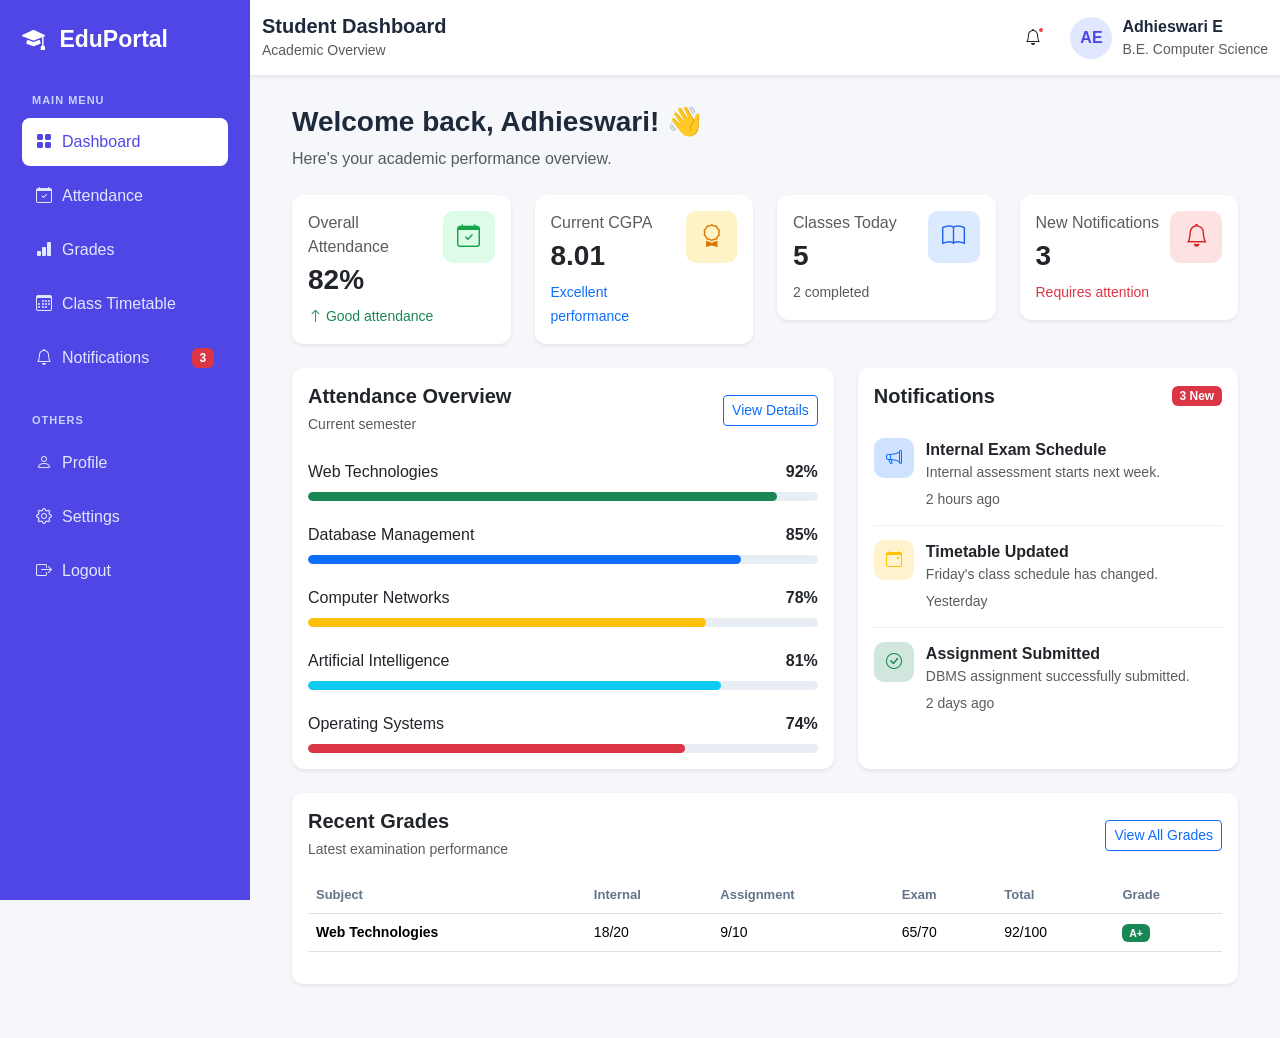
<file: index.html>
<!DOCTYPE html>
<html lang="en">

<head>
    <meta charset="UTF-8">
    <meta name="viewport" content="width=device-width, initial-scale=1.0">

    <title>Student Portal Dashboard</title>

    <!-- Bootstrap CSS -->
    <link href="https://cdn.jsdelivr.net/npm/bootstrap@5.3.3/dist/css/bootstrap.min.css"
          rel="stylesheet">

    <!-- Bootstrap Icons -->
    <link rel="stylesheet"
          href="https://cdn.jsdelivr.net/npm/bootstrap-icons@1.11.3/font/bootstrap-icons.min.css">

    <!-- Custom CSS -->
    <link rel="stylesheet" href="style17.css">
</head>

<body>

<!-- ================= SIDEBAR ================= -->

<div class="sidebar">

    <div class="logo">
        <i class="bi bi-mortarboard-fill"></i>
        EduPortal
    </div>

    <p class="menu-title">MAIN MENU</p>

    <ul class="nav flex-column">

        <li class="nav-item">
            <a href="#dashboard" class="nav-link active">
                <i class="bi bi-grid-fill"></i>
                Dashboard
            </a>
        </li>

        <li class="nav-item">
            <a href="#attendance" class="nav-link">
                <i class="bi bi-calendar-check"></i>
                Attendance
            </a>
        </li>

        <li class="nav-item">
            <a href="#grades" class="nav-link">
                <i class="bi bi-bar-chart-fill"></i>
                Grades
            </a>
        </li>

        <li class="nav-item">
            <a href="#timetable" class="nav-link">
                <i class="bi bi-calendar3"></i>
                Class Timetable
            </a>
        </li>

        <li class="nav-item">
            <a href="#notifications" class="nav-link">
                <i class="bi bi-bell"></i>
                Notifications
                <span class="badge bg-danger ms-auto">3</span>
            </a>
        </li>

    </ul>


    <p class="menu-title mt-4">OTHERS</p>

    <ul class="nav flex-column">

        <li class="nav-item">
            <a href="#" class="nav-link">
                <i class="bi bi-person"></i>
                Profile
            </a>
        </li>

        <li class="nav-item">
            <a href="#" class="nav-link">
                <i class="bi bi-gear"></i>
                Settings
            </a>
        </li>

        <li class="nav-item">
            <a href="#" class="nav-link">
                <i class="bi bi-box-arrow-right"></i>
                Logout
            </a>
        </li>

    </ul>

</div>


<!-- ================= MAIN CONTENT ================= -->

<div class="main-content">


    <!-- ================= TOP NAVBAR ================= -->

    <nav class="navbar bg-white shadow-sm top-navbar">

        <div class="container-fluid">

            <div>

                <h5 class="fw-bold mb-0">
                    Student Dashboard
                </h5>

                <small class="text-muted">
                    Academic Overview
                </small>

            </div>


            <div class="d-flex align-items-center gap-3">

                <button class="btn notification-btn">
                    <i class="bi bi-bell"></i>

                    <span class="notification-dot"></span>
                </button>


                <div class="profile">

                    <div class="profile-avatar">
                        AE
                    </div>

                    <div class="d-none d-md-block">

                        <strong>
                            Adhieswari E
                        </strong>

                        <small class="d-block text-muted">
                            B.E. Computer Science
                        </small>

                    </div>

                </div>

            </div>

        </div>

    </nav>


    <!-- ================= DASHBOARD ================= -->

    <main class="dashboard-content" id="dashboard">

        <div class="container-fluid">



            <!-- WELCOME -->

            <div class="welcome-section mb-4">

                <h3 class="fw-bold">
                    Welcome back, Adhieswari! 👋
                </h3>

                <p class="text-muted mb-0">
                    Here's your academic performance overview.
                </p>

            </div>


            <!-- ================= SUMMARY CARDS ================= -->

            <div class="row g-4 mb-4">


                <!-- Attendance -->

                <div class="col-xl-3 col-md-6">

                    <div class="card summary-card shadow-sm">

                        <div class="card-body">

                            <div class="d-flex justify-content-between">

                                <div>

                                    <p class="text-muted mb-1">
                                        Overall Attendance
                                    </p>

                                    <h3 class="fw-bold">
                                        82%
                                    </h3>

                                    <small class="text-success">
                                        <i class="bi bi-arrow-up"></i>
                                        Good attendance
                                    </small>

                                </div>

                                <div class="summary-icon attendance-icon">
                                    <i class="bi bi-calendar-check"></i>
                                </div>

                            </div>

                        </div>

                    </div>

                </div>


                <!-- CGPA -->

                <div class="col-xl-3 col-md-6">

                    <div class="card summary-card shadow-sm">

                        <div class="card-body">

                            <div class="d-flex justify-content-between">

                                <div>

                                    <p class="text-muted mb-1">
                                        Current CGPA
                                    </p>

                                    <h3 class="fw-bold">
                                        8.01
                                    </h3>

                                    <small class="text-primary">
                                        Excellent performance
                                    </small>

                                </div>

                                <div class="summary-icon grade-icon">
                                    <i class="bi bi-award"></i>
                                </div>

                            </div>

                        </div>

                    </div>

                </div>


                <!-- Classes -->

                <div class="col-xl-3 col-md-6">

                    <div class="card summary-card shadow-sm">

                        <div class="card-body">

                            <div class="d-flex justify-content-between">

                                <div>

                                    <p class="text-muted mb-1">
                                        Classes Today
                                    </p>

                                    <h3 class="fw-bold">
                                        5
                                    </h3>

                                    <small class="text-muted">
                                        2 completed
                                    </small>

                                </div>

                                <div class="summary-icon class-icon">
                                    <i class="bi bi-book"></i>
                                </div>

                            </div>

                        </div>

                    </div>

                </div>


                <!-- Notifications -->

                <div class="col-xl-3 col-md-6">

                    <div class="card summary-card shadow-sm">

                        <div class="card-body">

                            <div class="d-flex justify-content-between">

                                <div>

                                    <p class="text-muted mb-1">
                                        New Notifications
                                    </p>

                                    <h3 class="fw-bold">
                                        3
                                    </h3>

                                    <small class="text-danger">
                                        Requires attention
                                    </small>

                                </div>

                                <div class="summary-icon notification-icon">
                                    <i class="bi bi-bell"></i>
                                </div>

                            </div>

                        </div>

                    </div>

                </div>

            </div>


            <!-- ================= ATTENDANCE + NOTIFICATIONS ================= -->

            <div class="row g-4 mb-4">


                <!-- Attendance -->

                <div class="col-lg-7" id="attendance">

                    <div class="card shadow-sm border-0 h-100">

                        <div class="card-body">

                            <div class="d-flex justify-content-between align-items-center mb-4">

                                <div>

                                    <h5 class="fw-bold mb-1">
                                        Attendance Overview
                                    </h5>

                                    <small class="text-muted">
                                        Current semester
                                    </small>

                                </div>

                                <button class="btn btn-outline-primary btn-sm">
                                    View Details
                                </button>

                            </div>


                            <!-- Progress -->

                            <div class="attendance-item">

                                <div class="d-flex justify-content-between mb-2">

                                    <span>
                                        Web Technologies
                                    </span>

                                    <strong>
                                        92%
                                    </strong>

                                </div>

                                <div class="progress">

                                    <div class="progress-bar bg-success"
                                         style="width:92%">
                                    </div>

                                </div>

                            </div>


                            <div class="attendance-item">

                                <div class="d-flex justify-content-between mb-2">

                                    <span>
                                        Database Management
                                    </span>

                                    <strong>
                                        85%
                                    </strong>

                                </div>

                                <div class="progress">

                                    <div class="progress-bar bg-primary"
                                         style="width:85%">
                                    </div>

                                </div>

                            </div>


                            <div class="attendance-item">

                                <div class="d-flex justify-content-between mb-2">

                                    <span>
                                        Computer Networks
                                    </span>

                                    <strong>
                                        78%
                                    </strong>

                                </div>

                                <div class="progress">

                                    <div class="progress-bar bg-warning"
                                         style="width:78%">
                                    </div>

                                </div>

                            </div>


                            <div class="attendance-item">

                                <div class="d-flex justify-content-between mb-2">

                                    <span>
                                        Artificial Intelligence
                                    </span>

                                    <strong>
                                        81%
                                    </strong>

                                </div>

                                <div class="progress">

                                    <div class="progress-bar bg-info"
                                         style="width:81%">
                                    </div>

                                </div>

                            </div>


                            <div class="attendance-item">

                                <div class="d-flex justify-content-between mb-2">

                                    <span>
                                        Operating Systems
                                    </span>

                                    <strong>
                                        74%
                                    </strong>

                                </div>

                                <div class="progress">

                                    <div class="progress-bar bg-danger"
                                         style="width:74%">
                                    </div>

                                </div>

                            </div>

                        </div>

                    </div>

                </div>


                <!-- Notifications -->

                <div class="col-lg-5" id="notifications">

                    <div class="card shadow-sm border-0 h-100">

                        <div class="card-body">

                            <div class="d-flex justify-content-between align-items-center mb-3">

                                <h5 class="fw-bold mb-0">
                                    Notifications
                                </h5>

                                <span class="badge bg-danger">
                                    3 New
                                </span>

                            </div>


                            <div class="notification-item">

                                <div class="notification-icon-small bg-primary-subtle text-primary">
                                    <i class="bi bi-megaphone"></i>
                                </div>

                                <div>

                                    <strong>
                                        Internal Exam Schedule
                                    </strong>

                                    <p class="text-muted small mb-1">
                                        Internal assessment starts next week.
                                    </p>

                                    <small class="text-muted">
                                        2 hours ago
                                    </small>

                                </div>

                            </div>


                            <div class="notification-item">

                                <div class="notification-icon-small bg-warning-subtle text-warning">
                                    <i class="bi bi-calendar-event"></i>
                                </div>

                                <div>

                                    <strong>
                                        Timetable Updated
                                    </strong>

                                    <p class="text-muted small mb-1">
                                        Friday's class schedule has changed.
                                    </p>

                                    <small class="text-muted">
                                        Yesterday
                                    </small>

                                </div>

                            </div>


                            <div class="notification-item">

                                <div class="notification-icon-small bg-success-subtle text-success">
                                    <i class="bi bi-check-circle"></i>
                                </div>

                                <div>

                                    <strong>
                                        Assignment Submitted
                                    </strong>

                                    <p class="text-muted small mb-1">
                                        DBMS assignment successfully submitted.
                                    </p>

                                    <small class="text-muted">
                                        2 days ago
                                    </small>

                                </div>

                            </div>

                        </div>

                    </div>

                </div>

            </div>


            <!-- ================= GRADES ================= -->

            <section id="grades" class="mb-4">

                <div class="card shadow-sm border-0">

                    <div class="card-body">

                        <div class="d-flex justify-content-between align-items-center mb-3">

                            <div>

                                <h5 class="fw-bold mb-1">
                                    Recent Grades
                                </h5>

                                <small class="text-muted">
                                    Latest examination performance
                                </small>

                            </div>

                            <button class="btn btn-outline-primary btn-sm">
                                View All Grades
                            </button>

                        </div>


                        <div class="table-responsive">

                            <table class="table table-hover align-middle">

                                <thead>

                                    <tr>
                                        <th>Subject</th>
                                        <th>Internal</th>
                                        <th>Assignment</th>
                                        <th>Exam</th>
                                        <th>Total</th>
                                        <th>Grade</th>
                                    </tr>

                                </thead>


                                <tbody>

                                    <tr>

                                        <td class="fw-semibold">
                                            Web Technologies
                                        </td>

                                        <td>
                                            18/20
                                        </td>

                                        <td>
                                            9/10
                                        </td>

                                        <td>
                                            65/70
                                        </td>

                                        <td>
                                            92/100
                                        </td>

                                        <td>
                                            <span class="badge bg-success">
                                                A+
                                            </
</file>
<file: style17.css>
/* ================= GENERAL ================= */

body {
    margin: 0;

    background: #f5f7fb;

    font-family: Arial, sans-serif;

    color: #1e293b;
}


/* ================= SIDEBAR ================= */

.sidebar {
    width: 250px;
    height: 100vh;

    position: fixed;

    left: 0;
    top: 0;

    background: #4f46e5;

    color: white;

    padding: 22px;

    z-index: 1000;
}

.logo {
    font-size: 23px;

    font-weight: bold;

    margin-bottom: 35px;
}

.logo i {
    margin-right: 8px;
}

.menu-title {
    font-size: 11px;

    font-weight: bold;

    color: #c7d2fe;

    letter-spacing: 1px;

    margin: 20px 10px 10px;
}

.sidebar .nav-link {
    color: #e0e7ff;

    padding: 12px 14px;

    margin-bottom: 6px;

    border-radius: 8px;

    display: flex;

    align-items: center;

    transition: 0.3s;
}

.sidebar .nav-link i {
    margin-right: 10px;
}

.sidebar .nav-link:hover,
.sidebar .nav-link.active {
    background: white;

    color: #4f46e5;
}


/* ================= MAIN CONTENT ================= */

.main-content {
    margin-left: 250px;

    min-height: 100vh;
}


/* ================= TOP NAVBAR ================= */

.top-navbar {
    min-height: 75px;

    position: sticky;

    top: 0;

    z-index: 999;
}

.notification-btn {
    width: 42px;
    height: 42px;

    border-radius: 50%;

    position: relative;
}

.notification-dot {
    position: absolute;

    width: 8px;
    height: 8px;

    background: #ef4444;

    border-radius: 50%;

    top: 8px;
    right: 8px;

    border: 2px solid white;
}


/* ================= PROFILE ================= */

.profile {
    display: flex;

    align-items: center;

    gap: 10px;
}

.profile-avatar {
    width: 42px;
    height: 42px;

    border-radius: 50%;

    background: #e0e7ff;

    color: #4f46e5;

    display: flex;

    align-items: center;
    justify-content: center;

    font-weight: bold;
}


/* ================= DASHBOARD ================= */

.dashboard-content {
    padding: 30px;
}


/* ================= SUMMARY CARDS ================= */

.summary-card {
    border: none;

    border-radius: 12px;

    transition: 0.3s;
}

.summary-card:hover {
    transform: translateY(-4px);
}

.summary-icon {
    width: 52px;
    height: 52px;

    border-radius: 10px;

    display: flex;

    align-items: center;
    justify-content: center;

    font-size: 23px;
}

.attendance-icon {
    background: #dcfce7;

    color: #16a34a;
}

.grade-icon {
    background: #fef3c7;

    color: #d97706;
}

.class-icon {
    background: #dbeafe;

    color: #2563eb;
}

.notification-icon {
    background: #fee2e2;

    color: #dc2626;
}


/* ================= ATTENDANCE ================= */

.attendance-item {
    margin-bottom: 22px;
}

.attendance-item:last-child {
    margin-bottom: 0;
}

.progress {
    height: 9px;

    border-radius: 10px;

    background: #e9eef5;
}

.progress-bar {
    border-radius: 10px;
}


/* ================= NOTIFICATIONS ================= */

.notification-item {
    display: flex;

    gap: 12px;

    padding: 14px 0;

    border-bottom: 1px solid #edf0f5;
}

.notification-item:last-child {
    border-bottom: none;
}

.notification-icon-small {
    width: 40px;
    height: 40px;

    min-width: 40px;

    border-radius: 10px;

    display: flex;

    align-items: center;
    justify-content: center;
}


/* ================= TABLE ================= */

.table th {
    font-size: 13px;

    color: #64748b;

    font-weight: 600;

    white-space: nowrap;
}

.table td {
    font-size: 14px;
}

.timetable-table td {
    padding-top: 15px;

    padding-bottom: 15px;
}


/* ================= CARDS ================= */

.card {
    border-radius: 12px;
}


/* ================= FOOTER ================= */

footer {
    font-size: 14px;
}


/* ================= RESPONSIVE ================= */

@media (max-width: 991px) {

    .sidebar {
        width: 210px;
    }

    .main-content {
        margin-left: 210px;
    }

}


@media (max-width: 767px) {

    .sidebar {
        display: none;
    }

    .main-content {
        margin-left: 0;
    }

    .dashboard-content {
        padding: 20px 15px;
    }

    .welcome-section h3 {
        font-size: 22px;
    }

}@charset "utf-8";
/* CSS Document */
</file>
